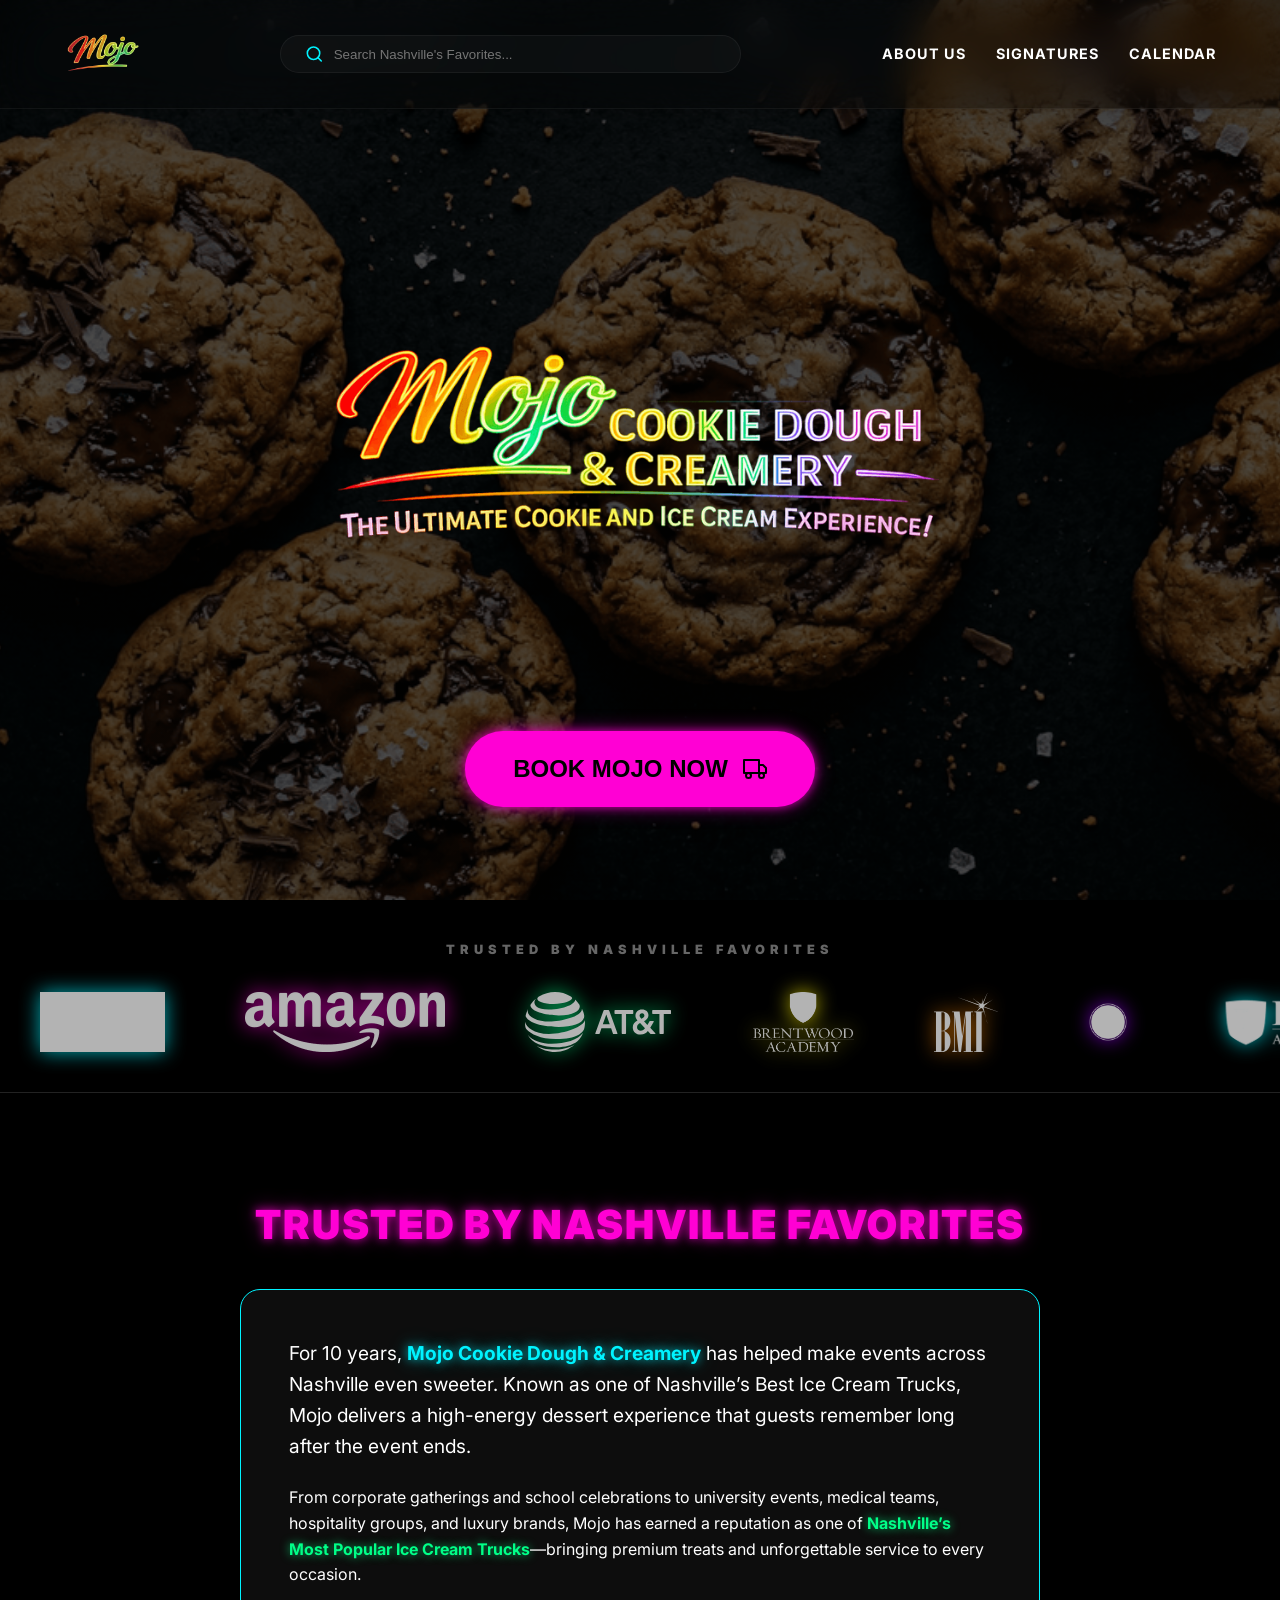
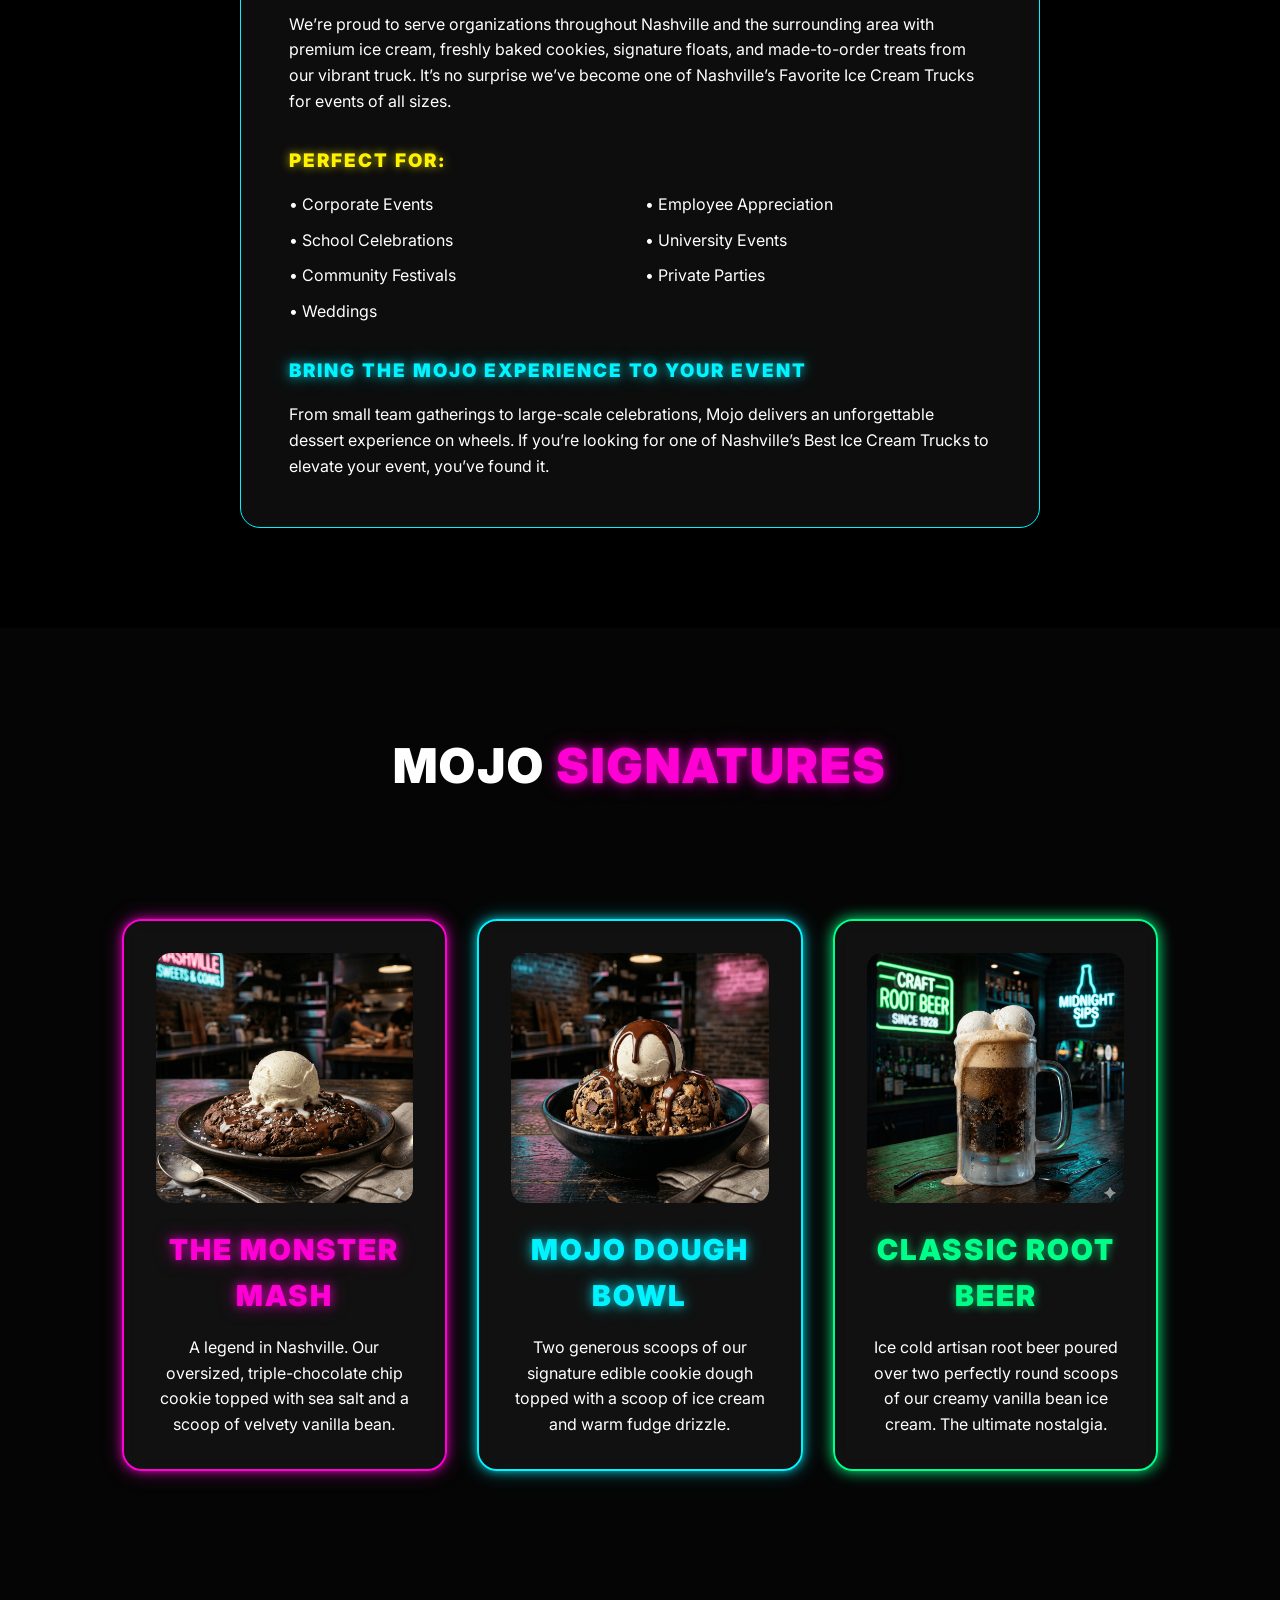
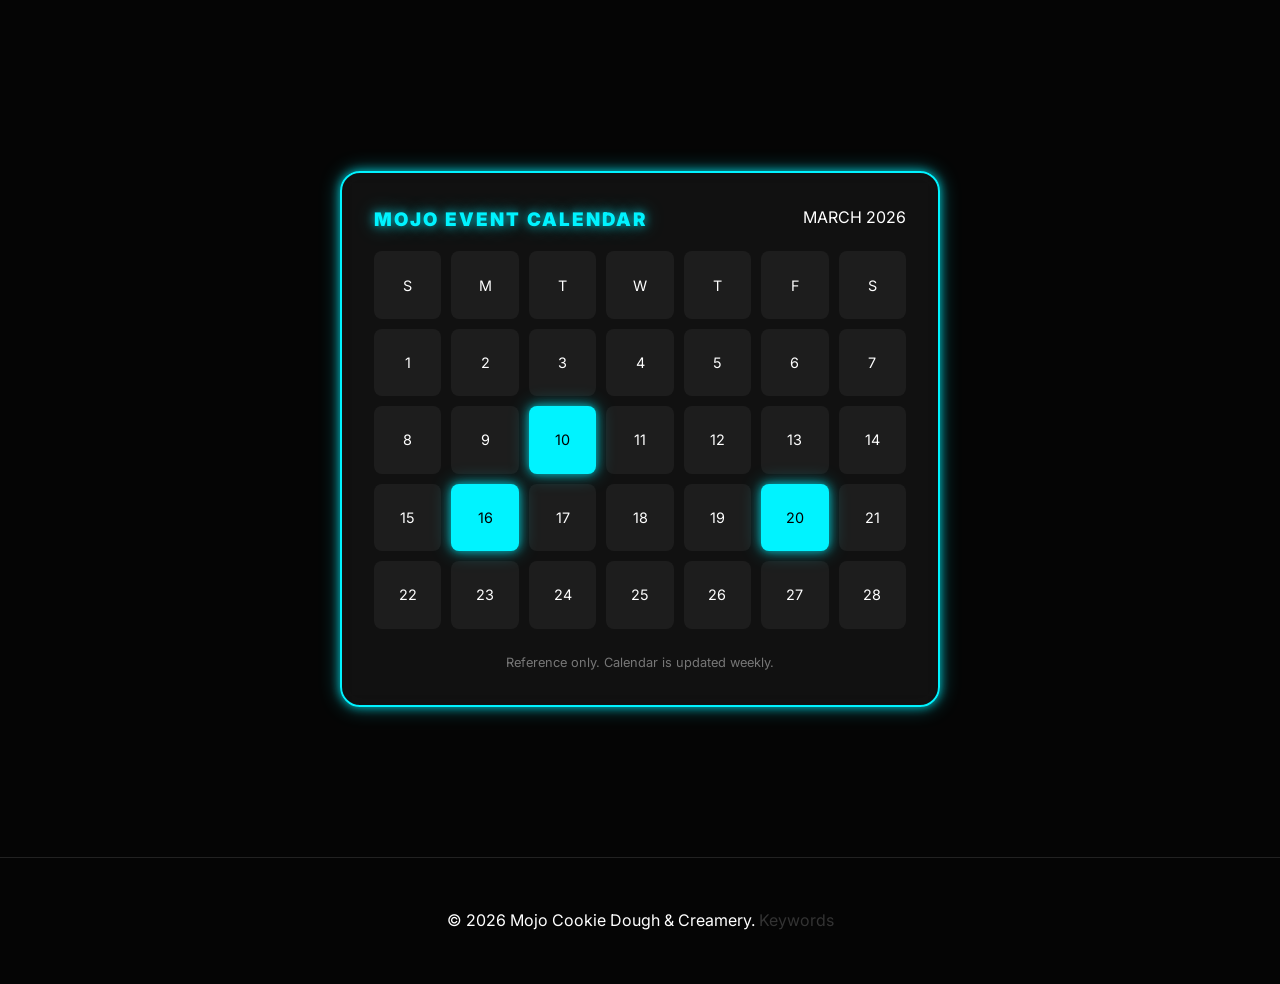
<file: index.html>
<!DOCTYPE html>
<html lang="en">
<head>
    <meta charset="UTF-8">
    <meta name="viewport" content="width=device-width, initial-scale=1.0">
    <title>Mojo Cookie Dough & Creamery | Nashville's Favorite Ice Cream Truck</title>
    <meta name="description" content="Mojo Cookie Dough & Creamery delivers a high-energy dessert experience across Nashville. Book the best ice cream truck for corporate events, weddings, and parties.">
    <link rel="stylesheet" href="index.css">
    <link rel="preconnect" href="https://fonts.googleapis.com">
    <link rel="preconnect" href="https://fonts.gstatic.com" crossorigin>
    <link href="https://fonts.googleapis.com/css2?family=Inter:wght@400;700;900&display=swap" rel="stylesheet">
</head>
<body>

    <header>
        <div class="logo">
            <img src="public/media/logo.png" alt="Mojo Logo" height="75">
        </div>
        
        <div class="search-container">
            <svg width="20" height="20" viewBox="0 0 24 24" fill="none" stroke="currentColor" stroke-width="2" stroke-linecap="round" stroke-linejoin="round" class="neon-cyan"><circle cx="11" cy="11" r="8"></circle><line x1="21" y1="21" x2="16.65" y2="16.65"></line></svg>
            <input type="text" placeholder="Search Nashville's Favorites...">
        </div>

        <nav>
            <ul class="nav-links">
                <li><a href="#about">About Us</a></li>
                <li><a href="#signatures">Signatures</a></li>
                <li><a href="#calendar">Calendar</a></li>
            </ul>
            <div class="menu-icon" id="mobile-menu-btn">
                <div class="neon-pink" style="font-size: 2rem; cursor: pointer;">☰</div>
            </div>
        </nav>
    </header>

    <main>
        <!-- Hero Section -->
        <section class="hero">
            <div class="hero-logo-container">
                <img src="public/media/hero-heading2.png" alt="Mojo Cookie Dough & Creamery" style="max-width: 900px; width: 95%;">
            </div>
            <button class="btn-book">
                BOOK MOJO NOW
                <svg width="24" height="24" viewBox="0 0 24 24" fill="none" stroke="currentColor" stroke-width="2" stroke-linecap="round" stroke-linejoin="round"><rect x="1" y="3" width="15" height="13"></rect><polygon points="16 8 20 8 23 11 23 16 16 16 16 8"></polygon><circle cx="5.5" cy="18.5" r="2.5"></circle><circle cx="18.5" cy="18.5" r="2.5"></circle></svg>
            </button>
        </section>

        <!-- Logo Carousel -->
        <section class="carousel-wrapper">
            <h2 style="text-align: center; margin-bottom: 2rem; font-size: 0.8rem; color: #666; letter-spacing: 5px;">TRUSTED BY NASHVILLE FAVORITES</h2>
            <div class="logo-carousel" id="logo-scroll">
                <img src="public/logos/140-1406394_sprint-sprint-logo.png.jpeg" alt="Sprint">
                <img src="public/logos/amazon.png" alt="Amazon">
                <img src="public/logos/AT&T_logo_2016.svg" alt="AT&T">
                <img src="public/logos/BA_stack_logo-1024x598.png" alt="BA">
                <img src="public/logos/BMI_Logo_blue_spark.svg" alt="BMI">
                <img src="public/logos/bmw-transparent-bmw-free-free-png.png" alt="BMW">
                <img src="public/logos/Harding.png" alt="Harding">
                <img src="public/logos/HiltonHotelsLogo.svg.png" alt="Hilton">
                <img src="public/logos/Lipscomb_Logo.webp" alt="Lipscomb">
                <img src="public/logos/Mercedes-Benz-Logo.png" alt="Mercedes">
                <img src="public/logos/Porsche-Logo.png" alt="Porsche">
                <img src="public/logos/THD_logo.jpg" alt="Home Depot">
                <img src="public/logos/Vanderbilt_University_logo.png" alt="Vanderbilt">
                <img src="public/logos/whole-foods-logo10_5ec1a0b1-5056-b3a8-49b0397baf41fcfb.jpg" alt="Whole Foods">
                <!-- Loop -->
                <img src="public/logos/140-1406394_sprint-sprint-logo.png.jpeg" alt="Sprint">
                <img src="public/logos/amazon.png" alt="Amazon">
                <img src="public/logos/AT&T_logo_2016.svg" alt="AT&T">
                <img src="public/logos/BA_stack_logo-1024x598.png" alt="BA">
                <img src="public/logos/BMI_Logo_blue_spark.svg" alt="BMI">
                <img src="public/logos/bmw-transparent-bmw-free-free-png.png" alt="BMW">
                <img src="public/logos/Harding.png" alt="Harding">
                <img src="public/logos/HiltonHotelsLogo.svg.png" alt="Hilton">
                <img src="public/logos/Lipscomb_Logo.webp" alt="Lipscomb">
                <img src="public/logos/Mercedes-Benz-Logo.png" alt="Mercedes">
                <img src="public/logos/Porsche-Logo.png" alt="Porsche">
                <img src="public/logos/THD_logo.jpg" alt="Home Depot">
                <img src="public/logos/Vanderbilt_University_logo.png" alt="Vanderbilt">
                <img src="public/logos/whole-foods-logo10_5ec1a0b1-5056-b3a8-49b0397baf41fcfb.jpg" alt="Whole Foods">
            </div>
        </section>

        <!-- About Us Section -->
        <section id="about" style="padding: 100px 10%; background: #000; border-top: 1px solid #222;">
            <div style="max-width: 800px; margin: 0 auto; text-align: center;">
                <h2 class="neon-pink" style="font-size: 2.5rem; margin-bottom: 2rem;">Trusted by Nashville Favorites</h2>
                <div class="glass" style="padding: 3rem; text-align: left; border: 1px solid var(--secondary);">
                    <p style="margin-bottom: 1.5rem; font-size: 1.2rem;">For 10 years, <strong class="neon-cyan">Mojo Cookie Dough & Creamery</strong> has helped make events across Nashville even sweeter. Known as one of Nashville’s Best Ice Cream Trucks, Mojo delivers a high-energy dessert experience that guests remember long after the event ends.</p>
                    <p style="margin-bottom: 1.5rem;">From corporate gatherings and school celebrations to university events, medical teams, hospitality groups, and luxury brands, Mojo has earned a reputation as one of <strong class="neon-green">Nashville’s Most Popular Ice Cream Trucks</strong>—bringing premium treats and unforgettable service to every occasion.</p>
                    <p style="margin-bottom: 2rem;">We’re proud to serve organizations throughout Nashville and the surrounding area with premium ice cream, freshly baked cookies, signature floats, and made-to-order treats from our vibrant truck. It’s no surprise we’ve become one of Nashville’s Favorite Ice Cream Trucks for events of all sizes.</p>
                    
                    <h3 class="neon-yellow" style="margin-bottom: 1rem;">Perfect for:</h3>
                    <ul style="list-style: none; display: grid; grid-template-columns: 1fr 1fr; gap: 10px; margin-bottom: 2rem;">
                        <li>• Corporate Events</li>
                        <li>• Employee Appreciation</li>
                        <li>• School Celebrations</li>
                        <li>• University Events</li>
                        <li>• Community Festivals</li>
                        <li>• Private Parties</li>
                        <li>• Weddings</li>
                    </ul>

                    <h3 class="neon-cyan">Bring the Mojo Experience to Your Event</h3>
                    <p style="margin-top: 1rem;">From small team gatherings to large-scale celebrations, Mojo delivers an unforgettable dessert experience on wheels. If you’re looking for one of Nashville’s Best Ice Cream Trucks to elevate your event, you’ve found it.</p>
                </div>
            </div>
        </section>

        <!-- MOJO Signatures -->
        <section id="signatures" style="padding: 100px 5%; background: var(--bg-dark);">
            <h2 style="text-align: center; font-size: 3rem; margin-bottom: 4rem;">MOJO <span class="neon-pink">Signatures</span></h2>
            <div class="signatures-grid">
                <!-- Monster Mash -->
                <div class="sig-card glass neon-border-pink">
                    <div style="height: 250px; background: rgba(255,255,255,0.02); border-radius: 15px; margin-bottom: 1.5rem; display: flex; align-items: center; justify-content: center; overflow: hidden;">
                        <img src="public/media/Monster-Mash.png" alt="Monster Mash" style="width: 100%; height: 100%; object-fit: cover; filter: drop-shadow(0 0 20px var(--primary));">
                    </div>
                    <h3 class="neon-pink">The Monster Mash</h3>
                    <p>A legend in Nashville. Our oversized, triple-chocolate chip cookie topped with sea salt and a scoop of velvety vanilla bean.</p>
                </div>
                <!-- Mojo Dough Bowl -->
                <div class="sig-card glass neon-border-cyan">
                    <div style="height: 250px; background: rgba(255,255,255,0.02); border-radius: 15px; margin-bottom: 1.5rem; display: flex; align-items: center; justify-content: center; overflow: hidden;">
                        <img src="public/media/Mojo-Dough.png" alt="Dough Bowl" style="width: 100%; height: 100%; object-fit: cover; filter: drop-shadow(0 0 20px var(--secondary));">
                    </div>
                    <h3 class="neon-cyan">Mojo Dough Bowl</h3>
                    <p>Two generous scoops of our signature edible cookie dough topped with a scoop of ice cream and warm fudge drizzle.</p>
                </div>
                <!-- Classic Root Beer -->
                <div class="sig-card glass" style="border: 2px solid var(--accent-green); box-shadow: 0 0 15px var(--accent-green);">
                    <div style="height: 250px; background: rgba(255,255,255,0.02); border-radius: 15px; margin-bottom: 1.5rem; display: flex; align-items: center; justify-content: center; overflow: hidden;">
                        <img src="public/media/Classis-root.png" alt="Root Beer Float" style="width: 100%; height: 100%; object-fit: cover; filter: drop-shadow(0 0 20px var(--accent-green));">
                    </div>
                    <h3 class="neon-green">Classic Root Beer</h3>
                    <p>Ice cold artisan root beer poured over two perfectly round scoops of our creamy vanilla bean ice cream. The ultimate nostalgia.</p>
                </div>
            </div>
        </section>

        <!-- Calendar Section -->
        <section id="calendar" style="padding: 100px 5%;">
            <div class="calendar-widget glass neon-border-cyan">
                <div class="calendar-header">
                    <h3 class="neon-cyan">Mojo Event Calendar</h3>
                    <span>MARCH 2026</span>
                </div>
                <div class="calendar-grid">
                    <div class="day">S</div><div class="day">M</div><div class="day">T</div><div class="day">W</div><div class="day">T</div><div class="day">F</div><div class="day">S</div>
                    <div class="day">1</div><div class="day">2</div><div class="day">3</div><div class="day">4</div><div class="day">5</div><div class="day">6</div><div class="day">7</div>
                    <div class="day">8</div><div class="day">9</div><div class="day active">10</div><div class="day">11</div><div class="day">12</div><div class="day">13</div><div class="day">14</div>
                    <div class="day">15</div><div class="day active">16</div><div class="day">17</div><div class="day">18</div><div class="day">19</div><div class="day active">20</div><div class="day">21</div>
                    <div class="day">22</div><div class="day">23</div><div class="day">24</div><div class="day">25</div><div class="day">26</div><div class="day">27</div><div class="day">28</div>
                </div>
                <p style="margin-top: 1.5rem; font-size: 0.8rem; color: #777; text-align: center;">Reference only. Calendar is updated weekly.</p>
            </div>
        </section>

    </main>

    <footer style="padding: 50px 5%; border-top: 1px solid #222; text-align: center;">
        <p>&copy; 2026 Mojo Cookie Dough & Creamery. <a href="keywords.html" style="color: #333; text-decoration: none;">Keywords</a></p>
    </footer>

    <script>
        // Mobile Menu Toggle
        const menuBtn = document.getElementById('mobile-menu-btn');
        menuBtn.addEventListener('click', () => {
            alert('Mobile Menu Coming Soon! (Simple Placeholder)');
        });

        // Smooth scroll for internal links
        document.querySelectorAll('a[href^="#"]').forEach(anchor => {
            anchor.addEventListener('click', function (e) {
                e.preventDefault();
                document.querySelector(this.getAttribute('href')).scrollIntoView({
                    behavior: 'smooth'
                });
            });
        });
    </script>
</body>
</html>
</file>
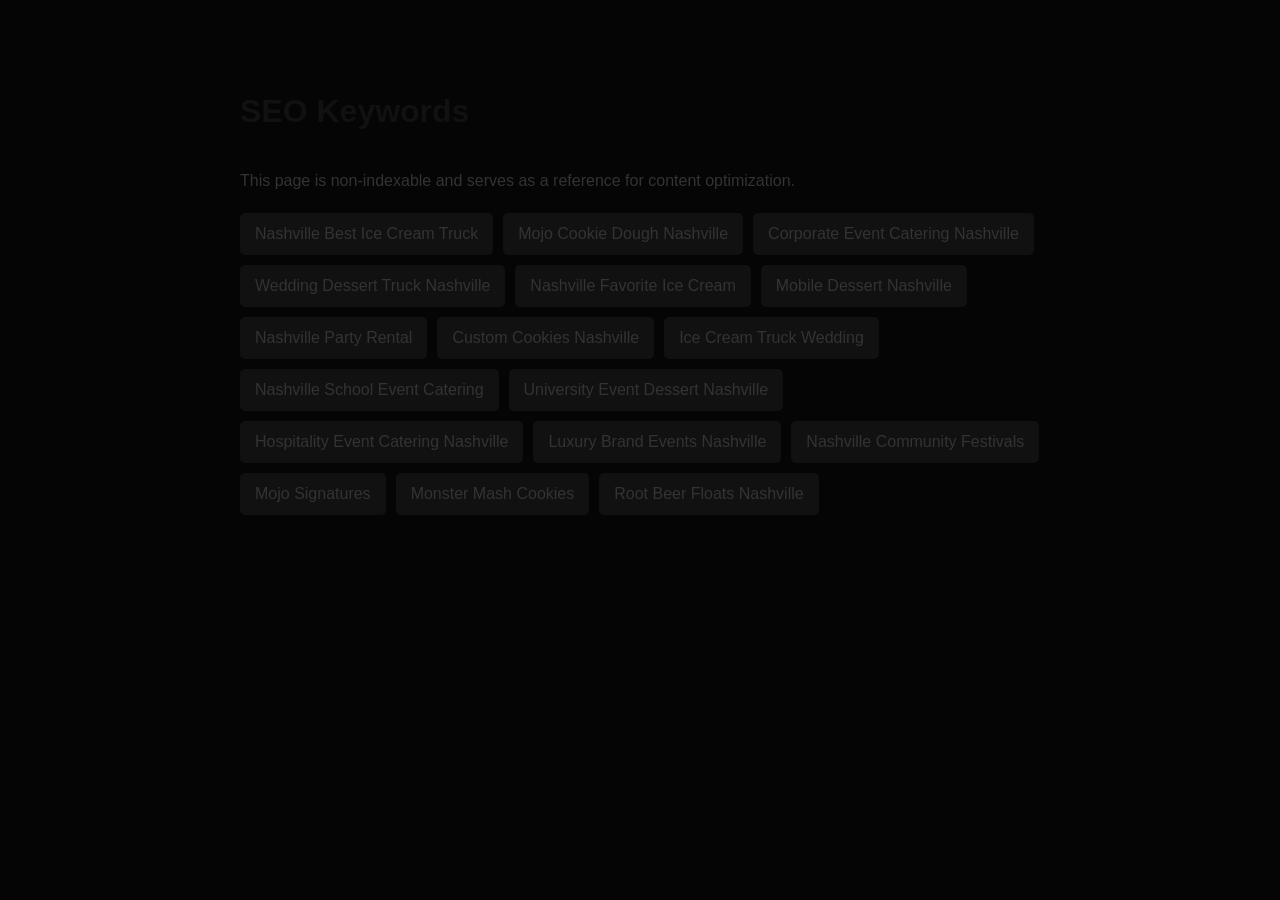
<file: keywords.html>
<!DOCTYPE html>
<html lang="en">
<head>
    <meta charset="UTF-8">
    <meta name="viewport" content="width=device-width, initial-scale=1.0">
    <title>Mojo Keywords | Nashville Ice Cream Truck</title>
    <meta name="robots" content="noindex, nofollow">
    <style>
        body {
            font-family: 'Inter', sans-serif;
            background: #050505;
            color: #333;
            padding: 50px;
            line-height: 2;
        }
        .container {
            max-width: 800px;
            margin: 0 auto;
        }
        h1 { color: #111; }
        .keyword-list {
            display: flex;
            flex-wrap: wrap;
            gap: 10px;
        }
        .keyword-list span {
            background: #111;
            padding: 5px 15px;
            border-radius: 5px;
        }
    </style>
</head>
<body>
    <div class="container">
        <h1>SEO Keywords</h1>
        <p>This page is non-indexable and serves as a reference for content optimization.</p>
        <div class="keyword-list">
            <span>Nashville Best Ice Cream Truck</span>
            <span>Mojo Cookie Dough Nashville</span>
            <span>Corporate Event Catering Nashville</span>
            <span>Wedding Dessert Truck Nashville</span>
            <span>Nashville Favorite Ice Cream</span>
            <span>Mobile Dessert Nashville</span>
            <span>Nashville Party Rental</span>
            <span>Custom Cookies Nashville</span>
            <span>Ice Cream Truck Wedding</span>
            <span>Nashville School Event Catering</span>
            <span>University Event Dessert Nashville</span>
            <span>Hospitality Event Catering Nashville</span>
            <span>Luxury Brand Events Nashville</span>
            <span>Nashville Community Festivals</span>
            <span>Mojo Signatures</span>
            <span>Monster Mash Cookies</span>
            <span>Root Beer Floats Nashville</span>
        </div>
    </div>
</body>
</html>
</file>
<file: index.css>
:root {
  --primary: #ff00d4;
  /* Neon Pink */
  --secondary: #00f3ff;
  /* Neon Cyan */
  --accent-green: #00ff88;
  /* Neon Green */
  --accent-yellow: #fff200;
  /* Neon Yellow */
  --bg-dark: #050505;
  --bg-card: #111111;
  --text-primary: #ffffff;
  --text-muted: #aaaaaa;
  --glow-pink: 0 0 10px rgba(255, 0, 212, 0.7), 0 0 20px rgba(255, 0, 212, 0.4);
  --glow-cyan: 0 0 10px rgba(0, 243, 255, 0.7), 0 0 20px rgba(0, 243, 255, 0.4);
  --accent-orange: #ff8800;
  --accent-purple: #9d00ff;
  --accent-red: #ff3333;
}

* {
  margin: 0;
  padding: 0;
  box-sizing: border-box;
}

body {
  font-family: 'Inter', system-ui, -apple-system, sans-serif;
  background-color: var(--bg-dark);
  color: var(--text-primary);
  line-height: 1.6;
  overflow-x: hidden;
}

h1,
h2,
h3 {
  text-transform: uppercase;
  letter-spacing: 2px;
  font-weight: 900;
}

/* Glassmorphism */
.glass {
  background: rgba(255, 255, 255, 0.05);
  backdrop-filter: blur(10px);
  border: 1px solid rgba(255, 255, 255, 0.1);
  border-radius: 20px;
}

/* Neon utilities */
.neon-pink {
  color: var(--primary);
  text-shadow: var(--glow-pink);
}

.neon-cyan {
  color: var(--secondary);
  text-shadow: var(--glow-cyan);
}

.neon-green {
  color: var(--accent-green);
  text-shadow: 0 0 10px rgba(0, 255, 136, 0.7);
}

.neon-yellow {
  color: var(--accent-yellow);
  text-shadow: 0 0 10px rgba(255, 242, 0, 0.7);
}

.neon-border-pink {
  border: 2px solid var(--primary);
  box-shadow: var(--glow-pink);
}

.neon-border-cyan {
  border: 2px solid var(--secondary);
  box-shadow: var(--glow-cyan);
}

/* Layout */
header {
  position: fixed;
  top: 0;
  width: 100%;
  padding: 0.8rem 5%;
  z-index: 1000;
  display: flex;
  justify-content: space-between;
  align-items: center;
  background: rgba(5, 5, 5, 0.4);
  backdrop-filter: blur(20px) saturate(160%);
  -webkit-backdrop-filter: blur(20px) saturate(160%);
  border-bottom: 1px solid rgba(255, 255, 255, 0.05);
  box-shadow: 0 4px 30px rgba(0, 0, 0, 0.2);
}

.search-container {
  display: flex;
  align-items: center;
  background: rgba(255, 255, 255, 0.03);
  padding: 0.5rem 1.5rem;
  border-radius: 50px;
  border: 1px solid rgba(255, 255, 255, 0.05);
  width: 40%;
  transition: all 0.3s ease;
}

.search-container:focus-within {
  background: rgba(255, 255, 255, 0.08);
  border-color: var(--secondary);
  box-shadow: 0 0 20px rgba(0, 243, 255, 0.2);
}

.search-container input {
  background: transparent;
  border: none;
  color: white;
  margin-left: 10px;
  outline: none;
  width: 100%;
}

.nav-links {
  display: flex;
  list-style: none;
  gap: 30px;
}

.nav-links a {
  text-decoration: none;
  color: #fff;
  font-weight: 700;
  font-size: 0.9rem;
  text-transform: uppercase;
  letter-spacing: 1px;
  transition: 0.3s;
}

.nav-links a:hover {
  color: var(--primary);
  text-shadow: var(--glow-pink);
}

.menu-icon {
  display: none;
}

@media (max-width: 900px) {
  .nav-links {
    display: none;
  }

  .menu-icon {
    display: block;
  }

  .search-container {
    width: 60%;
  }
}

/* Animations */
@keyframes neon-flicker {

  0%,
  19%,
  21%,
  23%,
  25%,
  54%,
  56%,
  100% {
    opacity: 1;
    box-shadow: 0 0 10px var(--primary), 0 0 20px var(--secondary);
  }

  20%,
  22%,
  24%,
  55% {
    opacity: 0.4;
    box-shadow: none;
  }
}

.neon-flashing {
  animation: neon-flicker 4s infinite alternate;
}

/* Infinite Logo Carousel */
.carousel-wrapper {
  overflow: hidden;
  padding: 40px 0;
  background: #000;
  position: relative;
}

.logo-carousel {
  display: flex;
  width: calc(250px * 40);
  /* Adjusted for duplicate logos */
  animation: scroll 40s linear infinite;
}

.logo-carousel img:nth-child(6n+1) { --logo-glow: var(--secondary); }
.logo-carousel img:nth-child(6n+2) { --logo-glow: var(--primary); }
.logo-carousel img:nth-child(6n+3) { --logo-glow: var(--accent-green); }
.logo-carousel img:nth-child(6n+4) { --logo-glow: var(--accent-yellow); }
.logo-carousel img:nth-child(6n+5) { --logo-glow: var(--accent-orange); }
.logo-carousel img:nth-child(6n+6) { --logo-glow: var(--accent-purple); }

.logo-carousel img {
  height: 60px;
  margin: 0 40px;
  filter: brightness(0) invert(1) drop-shadow(0 0 10px var(--logo-glow));
  transition: all 0.4s cubic-bezier(0.175, 0.885, 0.32, 1.275);
  opacity: 0.7;
}

.logo-carousel img:hover {
  filter: brightness(0) invert(1) drop-shadow(0 0 20px var(--logo-glow)) drop-shadow(0 0 40px var(--logo-glow));
  opacity: 1;
  transform: scale(1.15) rotate(2deg);
}

@keyframes scroll {
  0% {
    transform: translateX(0);
  }

  100% {
    transform: translateX(calc(-250px * 20));
  }
}

/* Hero Section */
.hero {
  height: 100vh;
  display: flex;
  flex-direction: column;
  justify-content: center;
  align-items: center;
  background-image: linear-gradient(rgba(0, 0, 0, 0.7), rgba(0, 0, 0, 0.7)), url('public/media/cookie-bg.png');
  background-size: cover;
  background-position: center;
  text-align: center;
  padding-top: 100px;
}

.hero h1 {
  font-size: 4rem;
  margin-bottom: 2rem;
}

.btn-book {
  margin-top: -40px;
  padding: 1.5rem 3rem;
  font-size: 1.5rem;
  font-weight: bold;
  background: var(--primary);
  color: #000;
  border: none;
  border-radius: 100px;
  cursor: pointer;
  transition: 0.3s;
  text-transform: uppercase;
  box-shadow: var(--glow-pink);
  display: flex;
  align-items: center;
  gap: 15px;
}

.btn-book:hover {
  transform: scale(1.05);
  box-shadow: 0 0 30px var(--primary);
  background: #fff;
}

/* Signatures */
.signatures-grid {
  display: grid;
  grid-template-columns: repeat(auto-fit, minmax(300px, 1fr));
  gap: 30px;
  padding: 50px 5%;
}

.sig-card {
  padding: 2rem;
  text-align: center;
  transition: 0.3s;
  cursor: pointer;
}

.sig-card:hover {
  transform: translateY(-10px);
}

.sig-card h3 {
  margin: 1rem 0;
  font-size: 1.8rem;
}

/* Calendar Widget */
.calendar-widget {
  max-width: 600px;
  margin: 50px auto;
  padding: 2rem;
  border-radius: 20px;
}

.calendar-header {
  display: flex;
  justify-content: space-between;
  margin-bottom: 1rem;
}

.calendar-grid {
  display: grid;
  grid-template-columns: repeat(7, 1fr);
  gap: 10px;
}

.day {
  aspect-ratio: 1;
  display: flex;
  align-items: center;
  justify-content: center;
  background: rgba(255, 255, 255, 0.05);
  border-radius: 8px;
  font-size: 0.9rem;
}

.day.active {
  background: var(--secondary);
  color: #000;
  box-shadow: var(--glow-cyan);
}
</file>
